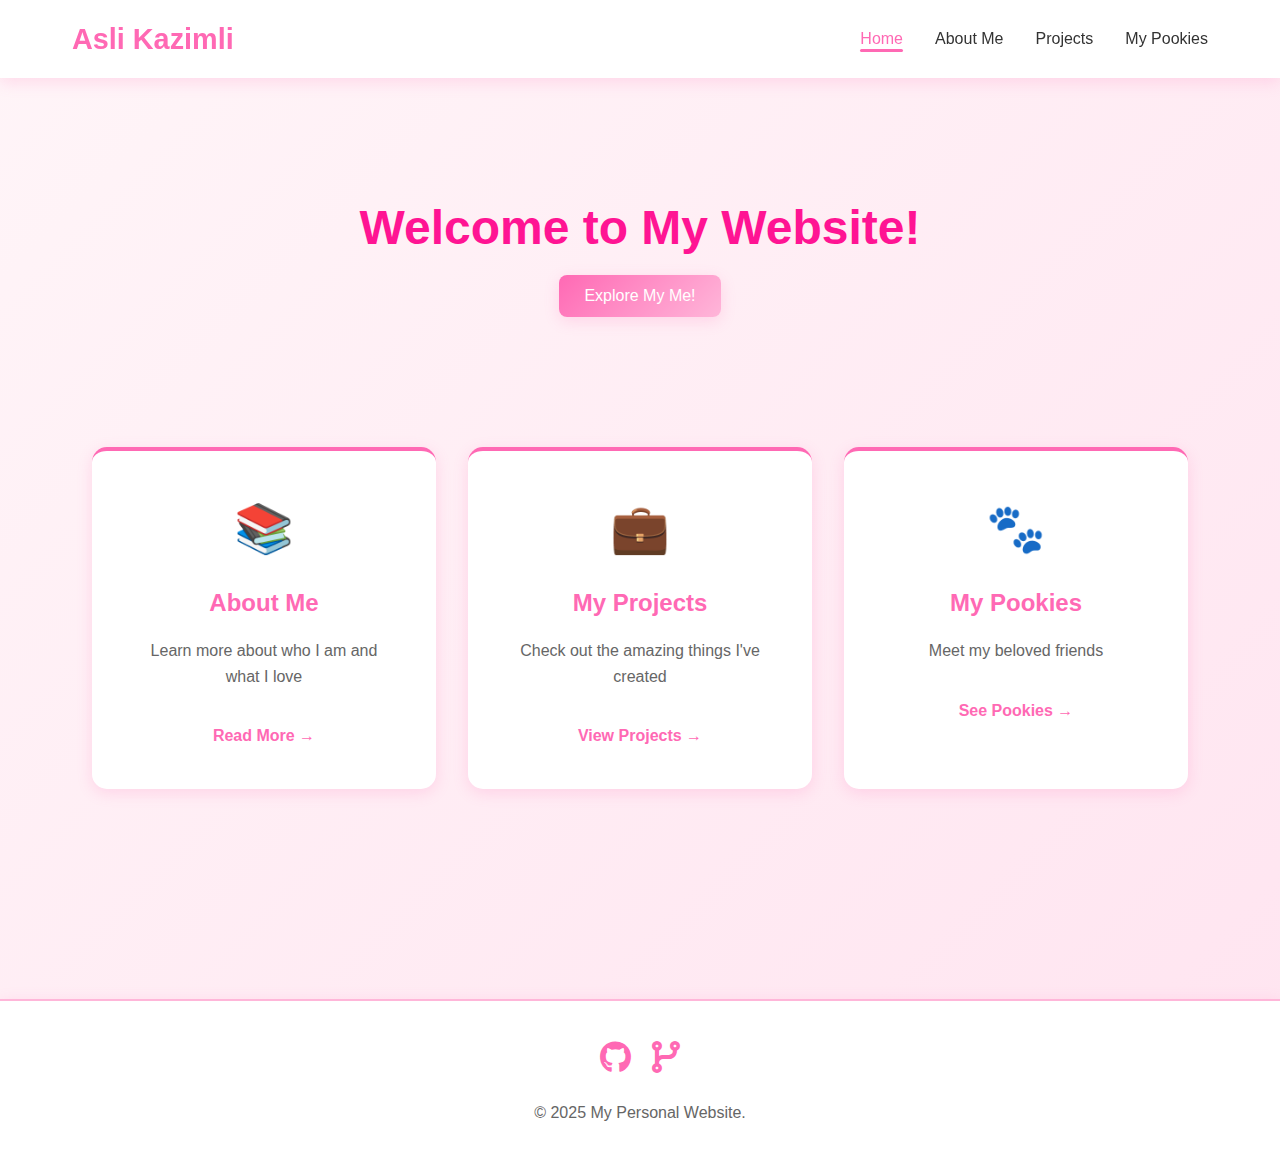
<file: index.html>
<!DOCTYPE html>
<html lang="en">
<head>
    <meta charset="UTF-8">
    <meta name="viewport" content="width=device-width, initial-scale=1.0">
    <title>Home - My Personal Website</title>
    <link rel="stylesheet" href="style.css">
    <link rel="stylesheet" href="https://cdnjs.cloudflare.com/ajax/libs/font-awesome/6.0.0/css/all.min.css">
</head>
<body class="home-page">
    <nav class="navbar">
        <div class="nav-container">
            <div class="logo">Asli Kazimli</div>
            <ul class="nav-menu">
                <li><a href="index.html" class="active">Home</a></li>
                <li><a href="about.html">About Me</a></li>
                <li><a href="projects.html">Projects</a></li>
                <li><a href="pookies.html">My Pookies</a></li>
            </ul>
        </div>
    </nav>

    <main>
        <section class="hero">
            <div class="hero-content">
                <h1 class="red-text">Welcome to My Website!</h1>
            
                <button class="cta-button" onclick="document.querySelector('.features').scrollIntoView({behavior: 'smooth'})">Explore My Me!</button>
            </div>
        </section>

        <section class="features">
            <div class="feature-card">
                <div class="feature-icon">📚</div>
                <h3>About Me</h3>
                <p>Learn more about who I am and what I love</p>
                <a href="about.html" class="feature-link">Read More →</a>
            </div>
            <div class="feature-card">
                <div class="feature-icon">💼</div>
                <h3>My Projects</h3>
                <p>Check out the amazing things I've created</p>
                <a href="projects.html" class="feature-link">View Projects →</a>
            </div>
            <div class="feature-card">
                <div class="feature-icon">🐾</div>
                <h3>My Pookies</h3>
                <p>Meet my beloved friends</p>
                <a href="pookies.html" class="feature-link">See Pookies →</a>
            </div>
        </section>
    </main>

    <footer>
        <div class="social-links">
            <a href="https://github.com/aslikazimli" target="_blank" title="My GitHub"><i class="fab fa-github"></i></a>
            <a href="https://github.com/aslikazimli/project_3_personal_website" target="_blank" title="Website Repository"><i class="fas fa-code-branch"></i></a>
        </div>
        <p>&copy; 2025 My Personal Website.</p>
    </footer>

    <script src="script.js"></script>
</body>
</html>
</file>
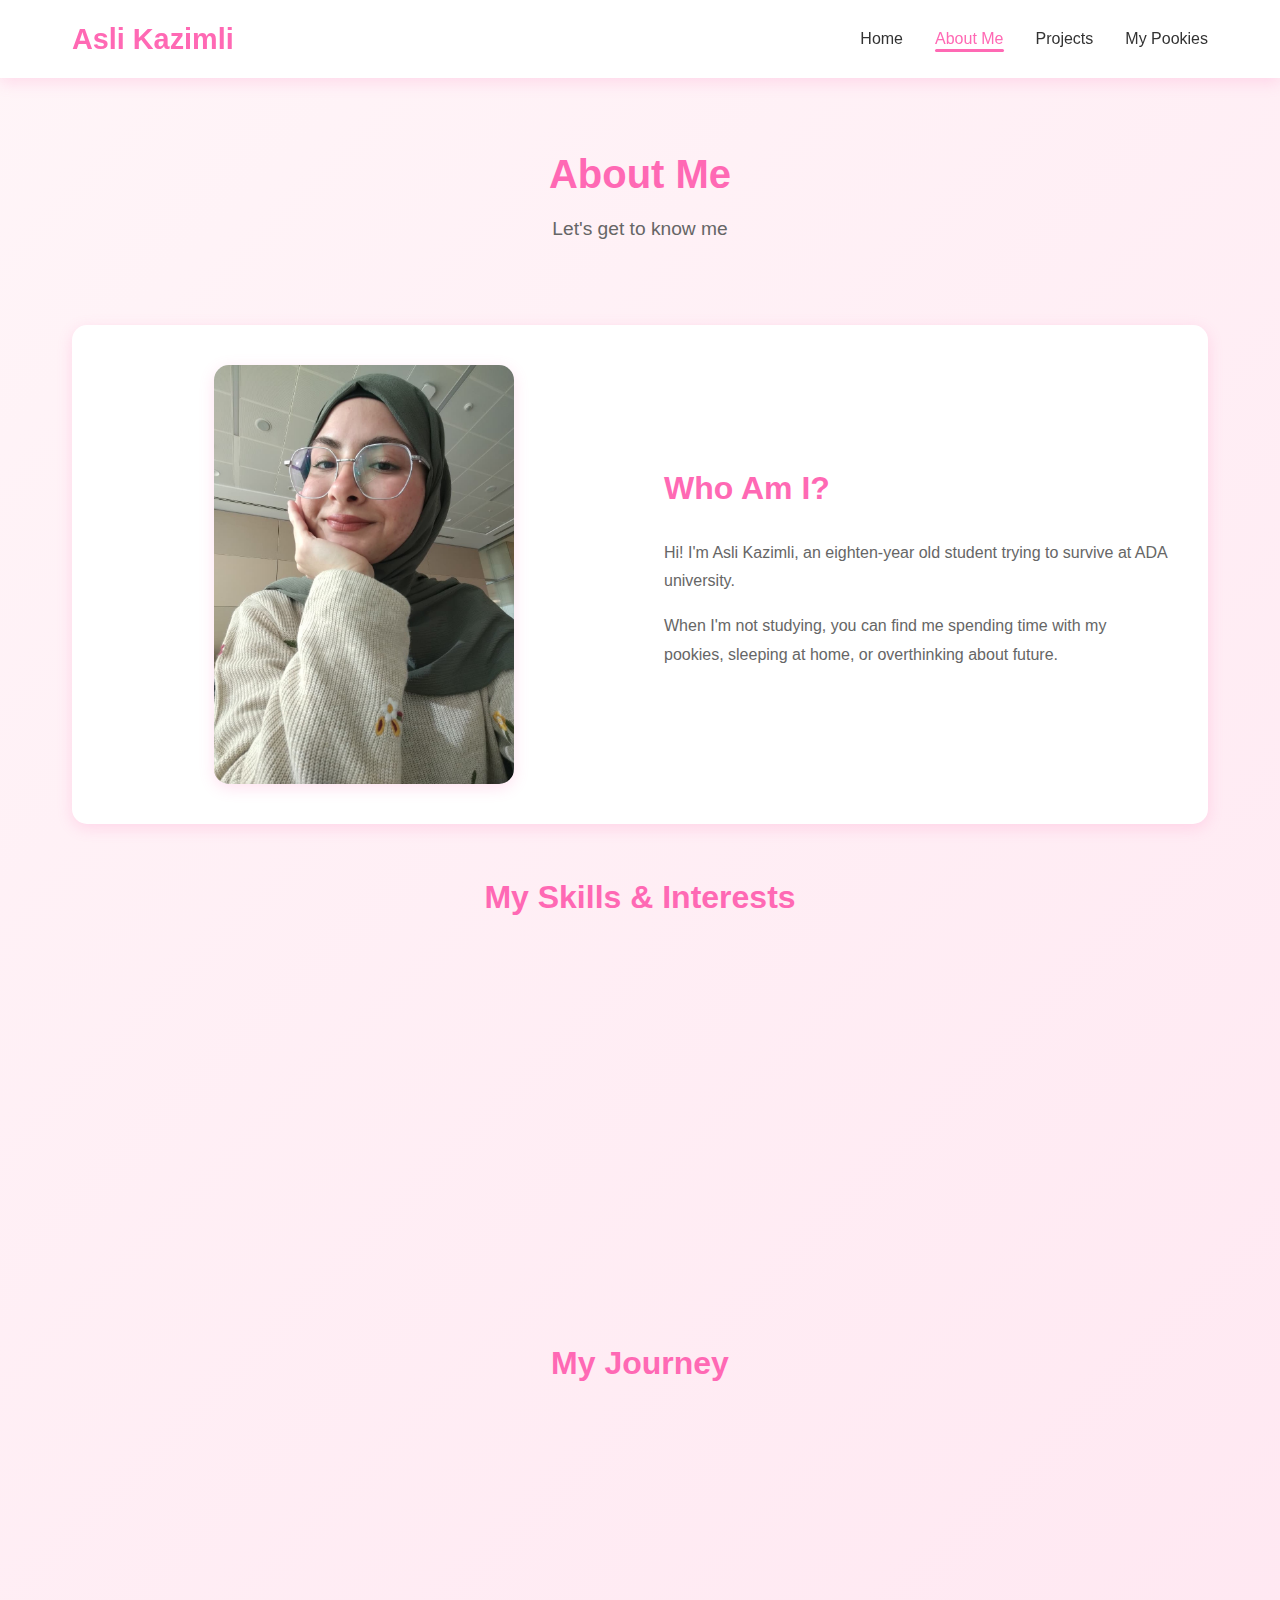
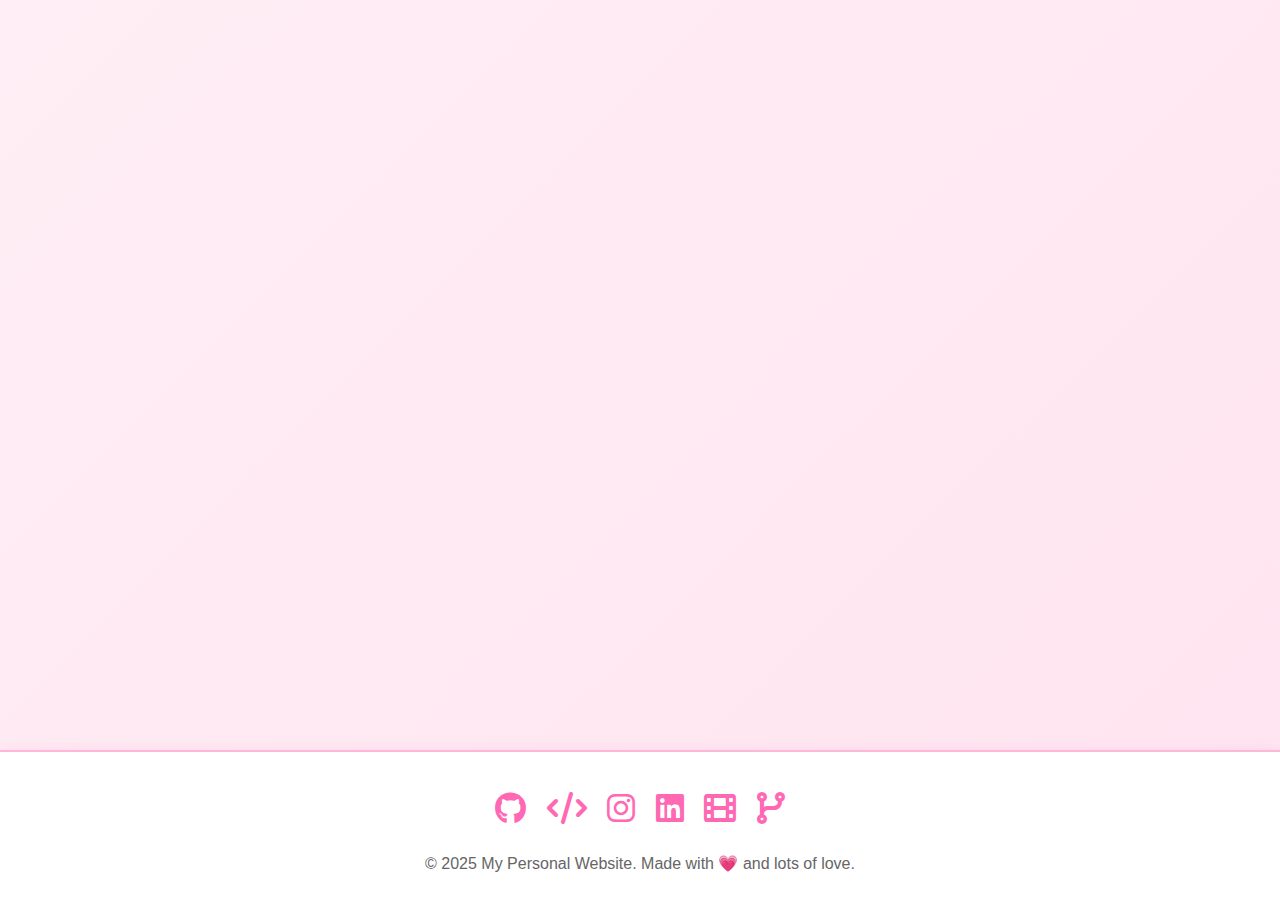
<file: about.html>
<!DOCTYPE html>
<html lang="en">
<head>
    <meta charset="UTF-8">
    <meta name="viewport" content="width=device-width, initial-scale=1.0">
    <title>About Me - My Personal Website</title>
    <link rel="stylesheet" href="style.css">
    <link rel="stylesheet" href="https://cdnjs.cloudflare.com/ajax/libs/font-awesome/6.0.0/css/all.min.css">
</head>
<body>
    <nav class="navbar">
        <div class="nav-container">
            <div class="logo">Asli Kazimli</div>
            <ul class="nav-menu">
                <li><a href="index.html">Home</a></li>
                <li><a href="about.html" class="active">About Me</a></li>
                <li><a href="projects.html">Projects</a></li>
                <li><a href="pookies.html">My Pookies</a></li>
            </ul>
        </div>
    </nav>

    <main>
        <section class="page-header">
            <h1>About Me</h1>
            <p>Let's get to know me</p>
        </section>

        <section class="about-content">
            <div class="about-section">
                <div class="about-image">
                    <img src="images/profile.jpg" alt="profile">
                </div>
                <div class="about-text">
                    <h2>Who Am I?</h2>
                    <p>Hi! I'm Asli Kazimli, an eighten-year old student trying to survive at ADA university.</p>
                    <p>When I'm not studying, you can find me spending time with my pookies, sleeping at home, or overthinking about future.</p>
                </div>
            </div>
  
            <div class="skills-section">
                <h2>My Skills & Interests</h2>
                <div class="skills-grid">
                    <div class="skill-card">
                        <h3>Web Development</h3>
                        <p>HTML, CSS, JavaScript, and more</p>
                    <div class="skill-card">
                        <h3>Creative Writing</h3>
                        <p>Crafting engaging stories and content</p>
                    </div>
                    <div class="skill-card">
                        <h3>Bonus</h3>
                        <p> Multitasking brain, art heart, delusional soul
                    
                        </p>
                    </div>
                </div>
            </div>

            <div class="timeline-section">
                <h2>My Journey</h2>
                <div class="timeline">
                    <div class="timeline-item">
                        <div class="timeline-marker"></div>
                        <h3>2020</h3>
                        <p>Had no idea what to do in the future hoping not to die because of COVID-19</p>
                    </div>
                    <div class="timeline-item">
                        <div class="timeline-marker"></div>
                        <h3>2021</h3>
                        <p>Wanted to be a brain surgeon</p>
                    </div>
                    <div class="timeline-item">
                        <div class="timeline-marker"></div>
                        <h3>2023</h3>
                        <p>Still did not know what to in the future, but did know that it would be related to math</p>
                    </div>
                    <div class="timeline-item">
                        <div class="timeline-marker"></div>
                        <h3>2024</h3>
                        <p>Ended up at ADA as a math student</p>
                    </div>
                    <div class="timeline-item">
                        <div class="timeline-marker"></div>
                        <h3>2025</h3>
                        <p>Started to code and kind of loved it</p>
                    </div>
                </div>
            </div>
        </section>
    </main>

    <footer>
        <div class="social-links">
            <a href="https://github.com/aslikazimli" target="_blank" title="My GitHub"><i class="fab fa-github"></i></a>
            <a href="https://www.codecademy.com/profiles/aslikazimli" target="_blank" title="My Codecademy"><i class="fas fa-code"></i></a>
            <a href="https://www.instagram.com/asliiishere?igsh=MW5tbmNsdTZpM3o4MQ==" target="_blank" title="My Instagram"><i class="fab fa-instagram"></i></a>
            <a href="https://www.linkedin.com/in/asli-kazimli-12b187377?utm_source=share&utm_campaign=share_via&utm_content=profile&utm_medium=android_app" target="_blank" title="My LinkedIn"><i class="fab fa-linkedin"></i></a>
            <a href="https://boxd.it/f8dWp" target="_blank" title="My Letterboxd"><i class="fas fa-film"></i></a>
            <a href="https://github.com/aslikazimli/project_3_personal_website" target="_blank" title="Website Repository"><i class="fas fa-code-branch"></i></a>
        </div>
        <p>&copy; 2025 My Personal Website. Made with 💗 and lots of love.</p>
    </footer>

    <script src="script.js"></script>
</body>
</html>
</file>
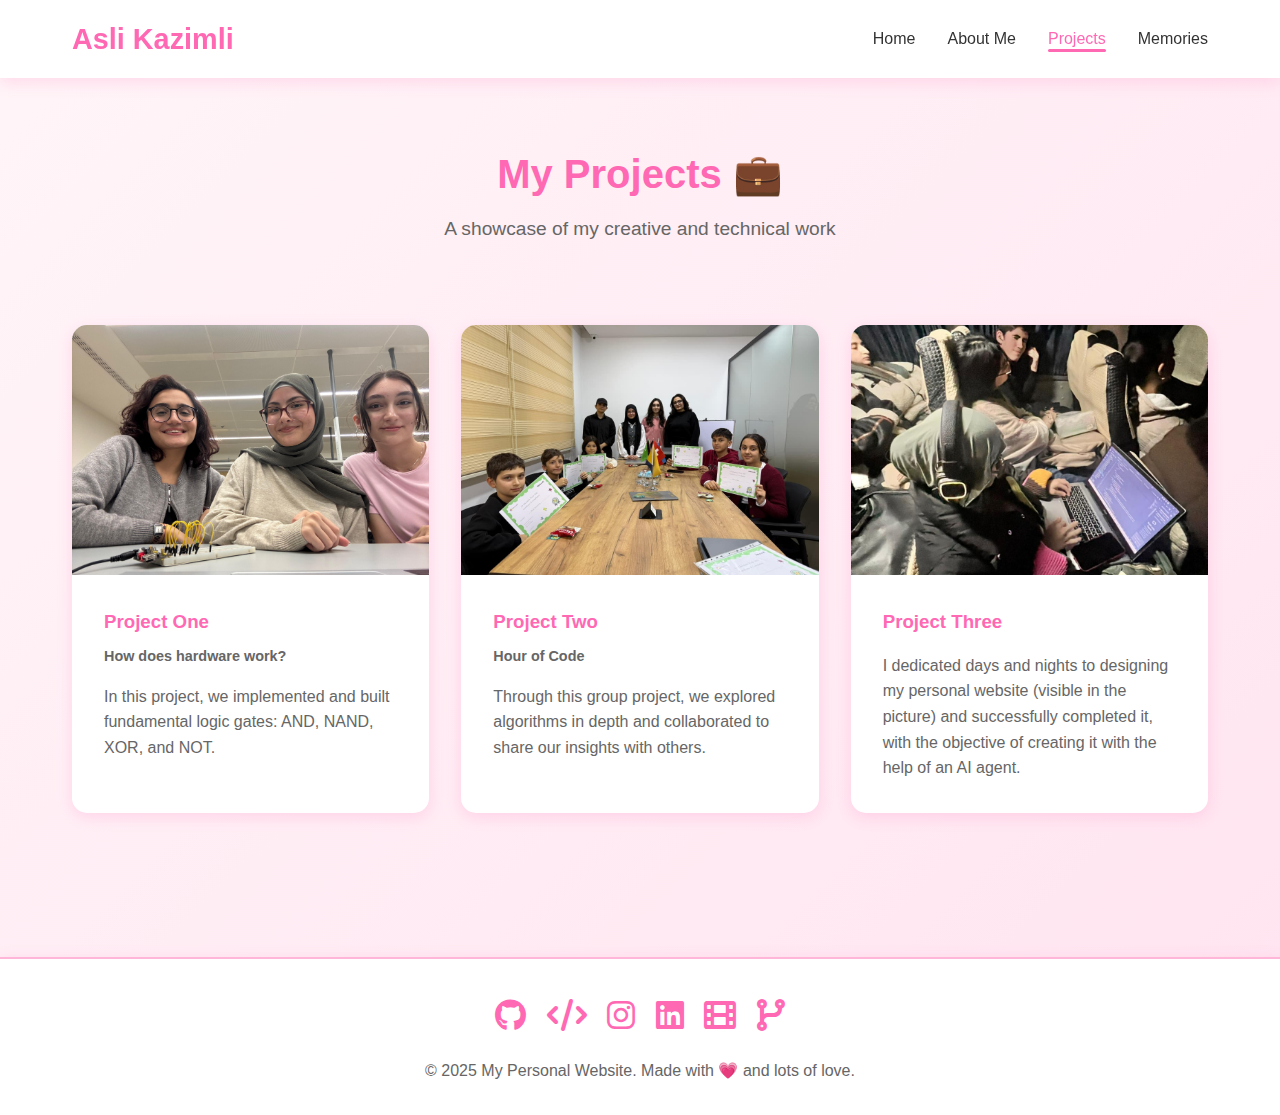
<file: projects.html>
<!DOCTYPE html>
<html lang="en">
<head>
    <meta charset="UTF-8">
    <meta name="viewport" content="width=device-width, initial-scale=1.0">
    <title>Projects - My Personal Website</title>
    <link rel="stylesheet" href="style.css">
    <link rel="stylesheet" href="https://cdnjs.cloudflare.com/ajax/libs/font-awesome/6.0.0/css/all.min.css">
</head>
<body>
    <nav class="navbar">
        <div class="nav-container">
            <div class="logo"> Asli Kazimli</div>
            <ul class="nav-menu">
                <li><a href="index.html">Home</a></li>
                <li><a href="about.html">About Me</a></li>
                <li><a href="projects.html" class="active">Projects</a></li>
                <li><a href="pookies.html">Memories</a></li>
            </ul>
        </div>
    </nav>

    <main>
        <section class="page-header">
            <h1>My Projects 💼</h1>
            <p>A showcase of my creative and technical work</p>
        </section>

        <section class="projects-grid">
            <div class="project-card">
                <div class="project-image">
                    <img src="images/project1.jpg" alt="Project 1">
                    <div class="project-overlay">
                        <a href="https://youtu.be/Oz3hCyO3S04?si=9kTD7v9SCFlLjZa1" class="project-link">View Project →</a>
                    </div>
                </div>
                <div class="project-info">
                    <h3>Project One</h3>
                    <p class="tech-tags">How does hardware work?</p>
                    <p>In this project, we implemented and built fundamental logic gates: AND, NAND, XOR, and NOT.</p>
                </div>
            </div>

            <div class="project-card">
                <div class="project-image">
                    <img src="images/project 2.jpeg" alt="Project 2">
                    <div class="project-overlay">
                        <a href="https://youtu.be/NQyR_Qdt9kY?si=H78VbL4YplldG2Pl" class="project-link">View Project →</a>
                    </div>
                </div>
                <div class="project-info">
                    <h3>Project Two</h3>
                    <p class="tech-tags">Hour of Code</p>
                    <p>Through this group project, we explored algorithms in depth and collaborated to share our insights with others.</p>
                </div>
            </div>

            <div class="project-card">
                <div class="project-image">
                    <img src="images/project 3.jpeg" alt="Project 3">
                    <div class="project-overlay">
                        <a href="#" class="project-link">View Project →</a>
                    </div>
                </div>
                <div class="project-info">
                    <h3>Project Three</h3>
                    <p class="tech-tags"></p>
                    <p>I dedicated days and nights to designing my personal website (visible in the picture) and successfully completed it, with the objective of creating it with the help of an AI agent.</p>
                </div>
        
        </section>
    </main>

    <footer>
        <div class="social-links">
            <a href="https://github.com/aslikazimli" target="_blank" title="My GitHub"><i class="fab fa-github"></i></a>
            <a href="https://www.codecademy.com/profiles/aslikazimli" target="_blank" title="My Codecademy"><i class="fas fa-code"></i></a>
            <a href="https://www.instagram.com/asliiishere?igsh=MW5tbmNsdTZpM3o4MQ==" target="_blank" title="My Instagram"><i class="fab fa-instagram"></i></a>
            <a href="https://www.linkedin.com/in/asli-kazimli-12b187377?utm_source=share&utm_campaign=share_via&utm_content=profile&utm_medium=android_app" target="_blank" title="My LinkedIn"><i class="fab fa-linkedin"></i></a>
            <a href="https://boxd.it/f8dWp" target="_blank" title="My Letterboxd"><i class="fas fa-film"></i></a>
            <a href="https://github.com/aslikazimli/project_3_personal_website" target="_blank" title="Website Repository"><i class="fas fa-code-branch"></i></a>
        </div>
        <p>&copy; 2025 My Personal Website. Made with 💗 and lots of love.</p>
    </footer>

    <script src="script.js"></script>
</body>
</html>
</file>
<file: style.css>
/* ==================== GLOBAL STYLES ==================== */

* {
    margin: 0;
    padding: 0;
    box-sizing: border-box;
}

:root {
    --primary-pink: #ff69b4;   /* hot pink */
    --light-pink: #ffb6d9;     /* light pink */
    --pale-pink: #ffe4f0;      /* very pale pink */
    --white: #ffffff;           /* white */
    --dark-text: #333333;       /* dark gray text */
    --light-text: #666666;      /* medium gray text */
    --accent: #ff1493;          /* accent pink */
    --shadow: 0 4px 15px rgba(255, 105, 180, 0.2);
    --transition: all 0.3s ease;
}

/* ==================== HOMEPAGE PROFILE & SUMMARY ==================== */

.home-intro {
    text-align: center;
    padding: 50px 20px;
    background: var(--pale-pink);
}

.profile-photo img {
    width: 150px;
    height: 150px;
    border-radius: 50%;
    border: 4px solid var(--primary-pink);
    object-fit: cover;
    margin-bottom: 20px;
}

.intro-text h2 {
    font-size: 1.8rem;
    margin-bottom: 10px;
    color: #d63384; /* dark pink */
}

.intro-text p {
    color: #c2185b; /* medium pink for readability */
}

/* ==================== HOMEPAGE & BUTTONS ==================== */

.home-page {
    --primary-pink: #ff69b4;
    --light-pink: #ffb6d9;
    --pale-pink: #ffe4f0;
    --white: #ffffff;
    --dark-text: #333333;
    --light-text: #666666;
    --accent: #ff1493;
    --shadow: 0 4px 15px rgba(255, 105, 180, 0.2);
}

.home-page body {
    background: var(--pale-pink);
}

.home-page .cta-button {
    background: linear-gradient(135deg, var(--primary-pink) 0%, var(--light-pink) 100%);
    color: var(--white);
    border: none;
    padding: 12px 25px;
    font-size: 1rem;
    border-radius: 8px;
    cursor: pointer;
    transition: var(--transition);
}

.home-page .cta-button:hover {
    box-shadow: var(--shadow);
    transform: translateY(-2px);
}

/* ==================== GENERAL BODY ==================== */

html {
    scroll-behavior: smooth;
}

body {
    font-family: 'Segoe UI', Tahoma, Geneva, Verdana, sans-serif;
    color: var(--dark-text);
    line-height: 1.6;
    background: linear-gradient(135deg, #fff5f8 0%, #ffe4f0 100%);
    min-height: 100vh;
}

/* ==================== NAVIGATION ==================== */

.navbar {
    background: var(--white);
    box-shadow: var(--shadow);
    position: sticky;
    top: 0;
    z-index: 100;
}

.nav-container {
    max-width: 1200px;
    margin: 0 auto;
    padding: 1rem 2rem;
    display: flex;
    justify-content: space-between;
    align-items: center;
}

.logo {
    font-size: 1.8rem;
    font-weight: bold;
    color: var(--primary-pink);
    text-decoration: none;
}

.nav-menu {
    display: flex;
    list-style: none;
    gap: 2rem;
}

.nav-menu a {
    text-decoration: none;
    color: var(--dark-text);
    font-weight: 500;
    position: relative;
    transition: var(--transition);
}

.nav-menu a:hover,
.nav-menu a.active {
    color: var(--primary-pink);
}

.nav-menu a.active::after {
    content: '';
    position: absolute;
    bottom: -5px;
    left: 0;
    width: 100%;
    height: 3px;
    background: var(--primary-pink);
    border-radius: 2px;
}

/* ==================== HERO SECTION ==================== */

.hero {
    text-align: center;
    padding: 80px 20px;
    background: var(--light-pink);
    border-bottom: 2px solid var(--primary-pink);
}

.hero h1 {
    font-size: 2.5rem;
    margin-bottom: 15px;
    color: var(--dark-text);
}

.hero p {
    font-size: 1.2rem;
    margin-bottom: 20px;
}

/* ==================== FEATURES ==================== */

.features {
    display: flex;
    justify-content: center;
    flex-wrap: wrap;
    gap: 20px;
    padding: 50px 20px;
}

.feature-card {
    background: var(--white);
    padding: 20px;
    border-radius: 15px;
    box-shadow: var(--shadow);
    text-align: center;
    flex: 1 1 250px;
    transition: var(--transition);
}

.feature-card:hover {
    transform: translateY(-5px);
}

.feature-card h3 {
    margin: 15px 0;
    color: var(--primary-pink);
}

.feature-card p {
    color: var(--dark-text);
}

.feature-link {
    display: inline-block;
    margin-top: 10px;
    text-decoration: none;
    color: var(--accent);
    font-weight: bold;
    transition: var(--transition);
}

.feature-link:hover {
    color: var(--primary-pink);
}

/* ==================== FOOTER ==================== */

footer {
    background: var(--white);
    text-align: center;
    padding: 30px 20px;
    box-shadow: var(--shadow);
}

.social-links {
    margin-bottom: 15px;
}

.social-links a {
    color: var(--primary-pink);
    font-size: 24px;
    margin: 0 10px;
    transition: var(--transition);
}

.social-links a:hover {
    color: var(--accent);
}


/* ==================== MAIN CONTENT ==================== */

main {
    max-width: 1200px;
    margin: 0 auto;
    padding: 2rem;
}

/* ==================== HERO SECTION ==================== */

.hero {
    text-align: center;
    padding: 80px 20px;
    background: transparent; /* no background color */
    border-bottom: none;      /* remove the pink border if you want a clean look */
}


.hero-content {
    animation: slideUp 0.8s ease;
}

@keyframes slideUp {
    from {
        opacity: 0;
        transform: translateY(30px);
    }
    to {
        opacity: 1;
        transform: translateY(0);
    }
}

.hero-image {
    width: 160px;
    height: 160px;
    border-radius: 50%;
    object-fit: cover;
    border: 5px solid var(--primary-pink);
    margin-bottom: 2rem;
    box-shadow: var(--shadow);
    transition: var(--transition);
}

.hero-image:hover {
    transform: scale(1.05);
}

.hero h1 {
    font-size: 3rem;
    color: var(--primary-pink);
    margin-bottom: 0.5rem;
}

.red-text {
    color: #ff1493 !important;
}

.hero-subtitle {
    font-size: 1.3rem;
    color: var(--light-text);
    margin-bottom: 2rem;
}

.cta-button {
    background: linear-gradient(135deg, var(--primary-pink) 0%, var(--accent) 100%);
    color: var(--white);
    border: none;
    padding: 1rem 2.5rem;
    font-size: 1.1rem;
    border-radius: 50px;
    cursor: pointer;
    transition: var(--transition);
    box-shadow: var(--shadow);
}

.cta-button:hover {
    transform: translateY(-3px);
    box-shadow: 0 8px 25px rgba(255, 105, 180, 0.3);
}

/* ==================== FEATURES SECTION ==================== */

.features {
    display: grid;
    grid-template-columns: repeat(auto-fit, minmax(300px, 1fr));
    gap: 2rem;
    margin-bottom: 4rem;
}

.feature-card {
    background: var(--white);
    padding: 2.5rem;
    border-radius: 15px;
    text-align: center;
    box-shadow: var(--shadow);
    transition: var(--transition);
    border-top: 4px solid var(--primary-pink);
}

.feature-card:hover {
    transform: translateY(-10px);
    box-shadow: 0 8px 25px rgba(255, 105, 180, 0.3);
}

.feature-icon {
    font-size: 3rem;
    margin-bottom: 1rem;
}

.feature-card h3 {
    color: var(--primary-pink);
    margin-bottom: 1rem;
    font-size: 1.5rem;
}

.feature-card p {
    color: var(--light-text);
    margin-bottom: 1.5rem;
}

.feature-link {
    color: var(--primary-pink);
    text-decoration: none;
    font-weight: bold;
    transition: var(--transition);
}

.feature-link:hover {
    color: var(--accent);
}

/* ==================== PAGE HEADER ==================== */

.page-header {
    text-align: center;
    margin-bottom: 3rem;
    padding: 2rem;
}

.page-header h1 {
    font-size: 2.5rem;
    color: var(--primary-pink);
    margin-bottom: 0.5rem;
}

.page-header p {
    font-size: 1.2rem;
    color: var(--light-text);
}

/* ==================== ABOUT PAGE ==================== */

.about-content {
    display: flex;
    flex-direction: column;
    gap: 3rem;
}

.about-section {
    display: grid;
    grid-template-columns: 1fr 1fr;
    gap: 3rem;
    align-items: center;
    background: var(--white);
    padding: 2.5rem;
    border-radius: 15px;
    box-shadow: var(--shadow);
}

.about-image img {
    width: 80%;
    max-width: 300px;
    border-radius: 15px;
    box-shadow: var(--shadow);
    margin: 0 auto;
    display: block;
}

.about-text h2 {
    color: var(--primary-pink);
    font-size: 2rem;
    margin-bottom: 1.5rem;
}

.about-text p {
    color: var(--light-text);
    margin-bottom: 1rem;
    line-height: 1.8;
}

.skills-section {
    text-align: center;
}

.skills-section h2 {
    color: var(--primary-pink);
    font-size: 2rem;
    margin-bottom: 2rem;
}

.skills-grid {
    display: grid;
    grid-template-columns: repeat(auto-fit, minmax(250px, 1fr));
    gap: 2rem;
}

.skill-card {
    background: var(--white);
    padding: 2rem;
    border-radius: 15px;
    box-shadow: var(--shadow);
    transition: var(--transition);
    border-left: 5px solid var(--primary-pink);
}

.skill-card:hover {
    transform: translateY(-5px);
}

.skill-card h3 {
    color: var(--primary-pink);
    margin-bottom: 0.5rem;
}

.skill-card p {
    color: var(--light-text);
}

.timeline-section {
    text-align: center;
}

.timeline-section h2 {
    color: var(--primary-pink);
    font-size: 2rem;
    margin-bottom: 3rem;
}

.timeline {
    display: grid;
    gap: 2rem;
    max-width: 600px;
    margin: 0 auto;
}

.timeline-item {
    background: var(--white);
    padding: 2rem;
    border-radius: 15px;
    box-shadow: var(--shadow);
    position: relative;
    padding-left: 5rem;
}

.timeline-marker {
    position: absolute;
    left: 1.5rem;
    top: 2rem;
    width: 20px;
    height: 20px;
    background: var(--primary-pink);
    border-radius: 50%;
    border: 4px solid var(--white);
    box-shadow: var(--shadow);
}

.timeline-item h3 {
    color: var(--primary-pink);
    margin-bottom: 0.5rem;
}

.timeline-item p {
    color: var(--light-text);
}

/* ==================== PROJECTS PAGE ==================== */

.projects-grid {
    display: grid;
    grid-template-columns: repeat(auto-fill, minmax(350px, 1fr));
    gap: 2rem;
    margin-bottom: 3rem;
}

.project-card {
    background: var(--white);
    border-radius: 15px;
    overflow: hidden;
    box-shadow: var(--shadow);
    transition: var(--transition);
}

.project-card:hover {
    transform: translateY(-10px);
    box-shadow: 0 10px 30px rgba(255, 105, 180, 0.3);
}

.project-image {
    position: relative;
    overflow: hidden;
    height: 250px;
}

.project-image img {
    width: 100%;
    height: 100%;
    object-fit: cover;
    transition: var(--transition);
}

.project-card:hover .project-image img {
    transform: scale(1.1);
}

.project-overlay {
    position: absolute;
    top: 0;
    left: 0;
    width: 100%;
    height: 100%;
    background: rgba(255, 105, 180, 0.8);
    display: flex;
    align-items: center;
    justify-content: center;
    opacity: 0;
    transition: var(--transition);
}

.project-card:hover .project-overlay {
    opacity: 1;
}

.project-link {
    color: var(--white);
    text-decoration: none;
    font-size: 1.2rem;
    font-weight: bold;
    padding: 0.5rem 1.5rem;
    border: 2px solid var(--white);
    border-radius: 25px;
    transition: var(--transition);
}

.project-link:hover {
    background: var(--white);
    color: var(--primary-pink);
}

.project-info {
    padding: 2rem;
}

.project-info h3 {
    color: var(--primary-pink);
    margin-bottom: 0.5rem;
}

.tech-tags {
    color: var(--accent);
    font-size: 0.9rem;
    font-weight: bold;
    margin-bottom: 1rem;
}

.project-info p {
    color: var(--light-text);
}

/* ==================== POOKIES PAGE ==================== */

.pookies-grid {
    display: grid;
    grid-template-columns: repeat(auto-fill, minmax(320px, 1fr));
    gap: 2.5rem;
    margin-bottom: 4rem;
}

.pookie-card {
    background: var(--white);
    border-radius: 15px;
    overflow: hidden;
    box-shadow: var(--shadow);
    transition: var(--transition);
}

.pookie-card:hover {
    transform: translateY(-10px);
    box-shadow: 0 10px 30px rgba(255, 105, 180, 0.3);
}

.pookie-image {
    overflow: hidden;
    height: 280px;
}

.pookie-image img {
    width: 100%;
    height: 100%;
    object-fit: cover;
    transition: var(--transition);
}

.pookie-card:hover .pookie-image img {
    transform: scale(1.1);
}

.pookie-info {
    padding: 2rem;
}

.pookie-info h3 {
    color: var(--primary-pink);
    font-size: 1.5rem;
    margin-bottom: 0.5rem;
}

.pookie-type {
    color: var(--accent);
    font-weight: bold;
    margin-bottom: 1rem;
}

.pookie-description {
    color: var(--light-text);
    margin-bottom: 1.5rem;
    line-height: 1.6;
}

.pookie-details {
    display: flex;
    gap: 1rem;
    flex-wrap: wrap;
}

.detail-badge {
    background: var(--pale-pink);
    color: var(--primary-pink);
    padding: 0.5rem 1rem;
    border-radius: 20px;
    font-size: 0.85rem;
    font-weight: bold;
}

.pookie-gallery {
    background: var(--white);
    padding: 3rem 2rem;
    border-radius: 15px;
    box-shadow: var(--shadow);
    text-align: center;
}

.pookie-gallery h2 {
    color: var(--primary-pink);
    font-size: 2rem;
    margin-bottom: 0.5rem;
}

.pookie-gallery > p {
    color: var(--light-text);
    margin-bottom: 2rem;
}

.gallery-grid {
    display: grid;
    grid-template-columns: repeat(auto-fill, minmax(250px, 1fr));
    gap: 1.5rem;
}

.gallery-item {
    overflow: hidden;
    border-radius: 10px;
    height: 250px;
    box-shadow: var(--shadow);
    transition: var(--transition);
}

.gallery-item:hover {
    transform: scale(1.05);
}

.gallery-item img {
    width: 100%;
    height: 100%;
    object-fit: cover;
    transition: var(--transition);
}

.gallery-item:hover img {
    filter: brightness(1.1);
}

/* ==================== FOOTER ==================== */

footer {
    background: var(--white);
    text-align: center;
    padding: 2rem;
    color: var(--light-text);
    border-top: 2px solid var(--light-pink);
    margin-top: 4rem;
}

.social-links {
    margin-bottom: 1rem;
}

.social-links a {
    color: var(--primary-pink);
    font-size: 2rem;
    margin: 0 0.5rem;
    transition: var(--transition);
}

.social-links a:hover {
    color: var(--accent);
    transform: scale(1.1);
}

/* ==================== RESPONSIVE DESIGN ==================== */

@media (max-width: 768px) {
    .nav-menu {
        flex-direction: column;
        gap: 1rem;
    }

    .hero h1 {
        font-size: 2rem;
    }

    .hero-image {
        width: 120px;
        height: 120px;
    }

    .about-section {
        grid-template-columns: 1fr;
    }

    .projects-grid,
    .pookies-grid {
        grid-template-columns: 1fr;
    }

    .feature-card {
        padding: 1.5rem;
    }

    .page-header h1 {
        font-size: 1.8rem;
    }

    main {
        padding: 1rem;
    }
}

@media (max-width: 480px) {
    .nav-container {
        flex-direction: column;
        gap: 1rem;
        padding: 1rem;
    }

    .logo {
        font-size: 1.4rem;
    }

    .nav-menu {
        gap: 0.5rem;
        font-size: 0.9rem;
    }

    .hero h1 {
        font-size: 1.5rem;
    }

    .hero-subtitle {
        font-size: 1rem;
    }

    .cta-button {
        padding: 0.75rem 1.5rem;
        font-size: 1rem;
    }

    .skills-grid {
        grid-template-columns: 1fr;
    }
}
</file>
